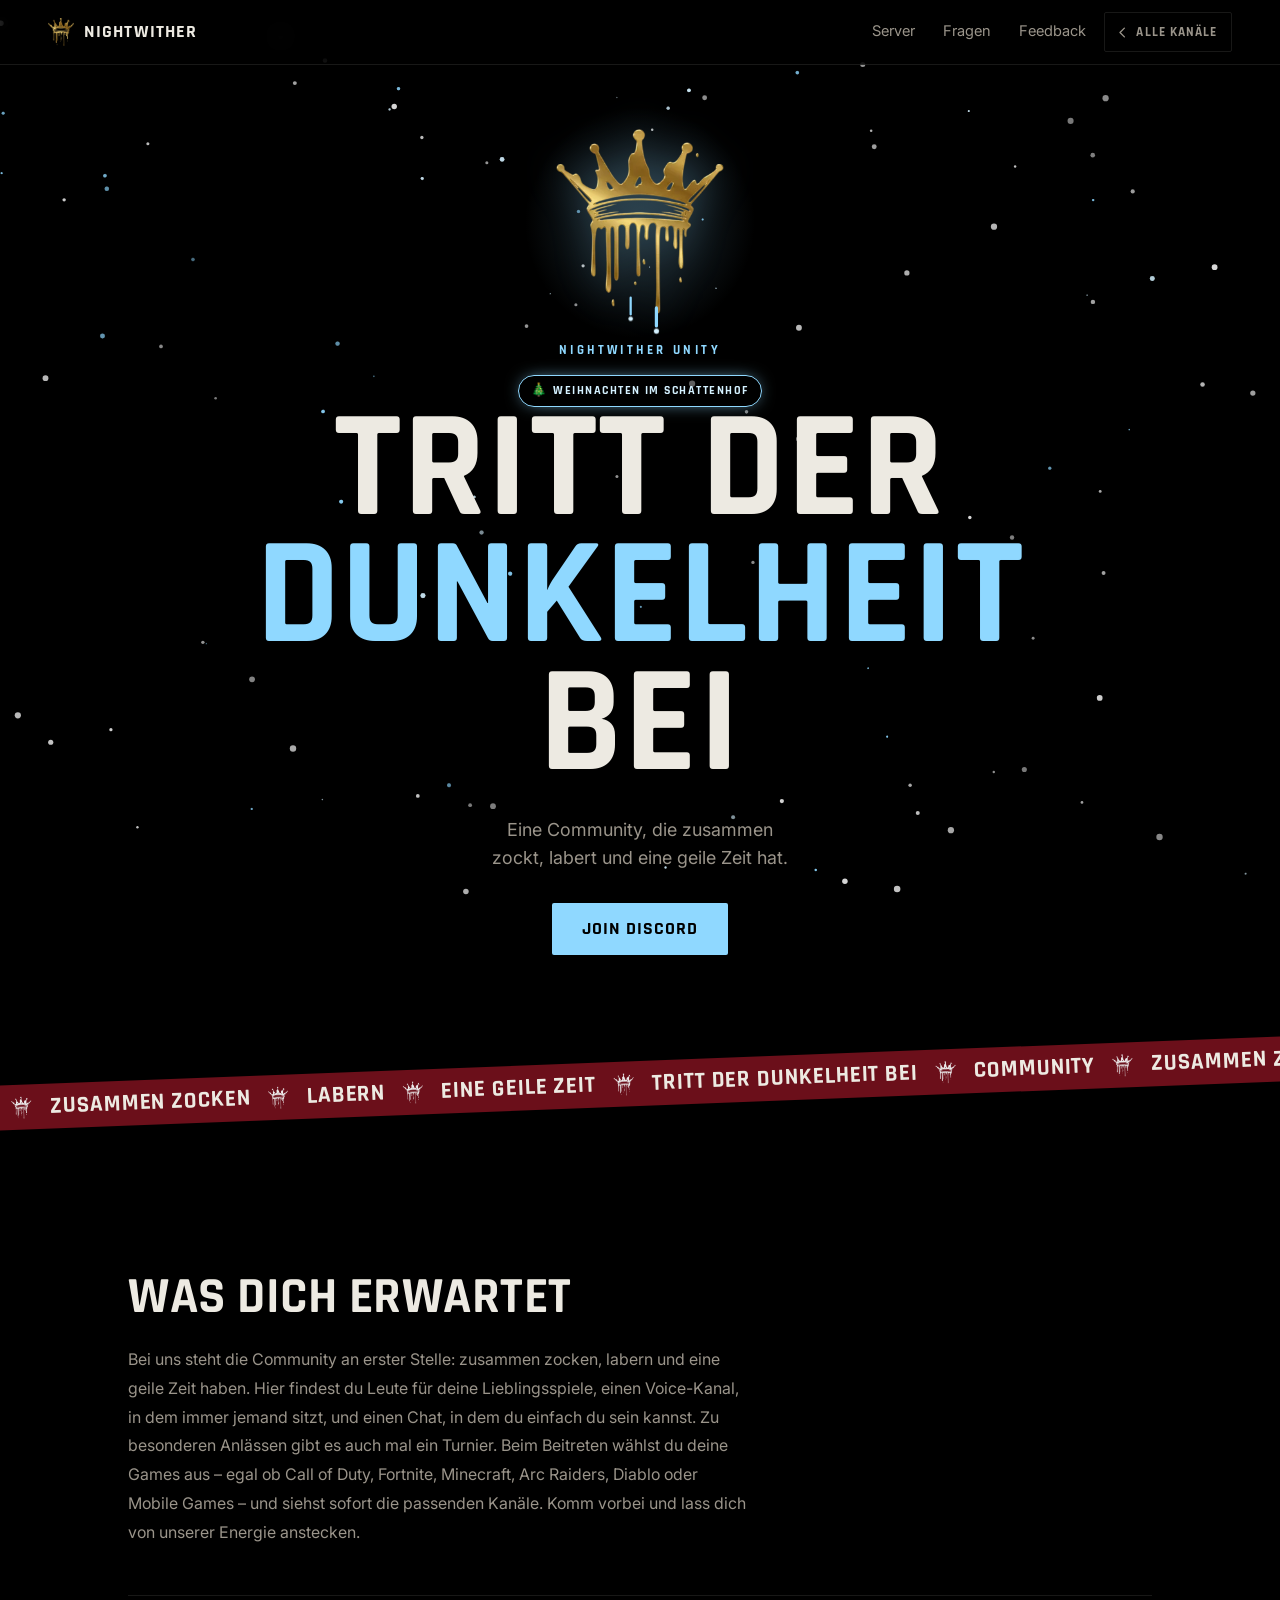
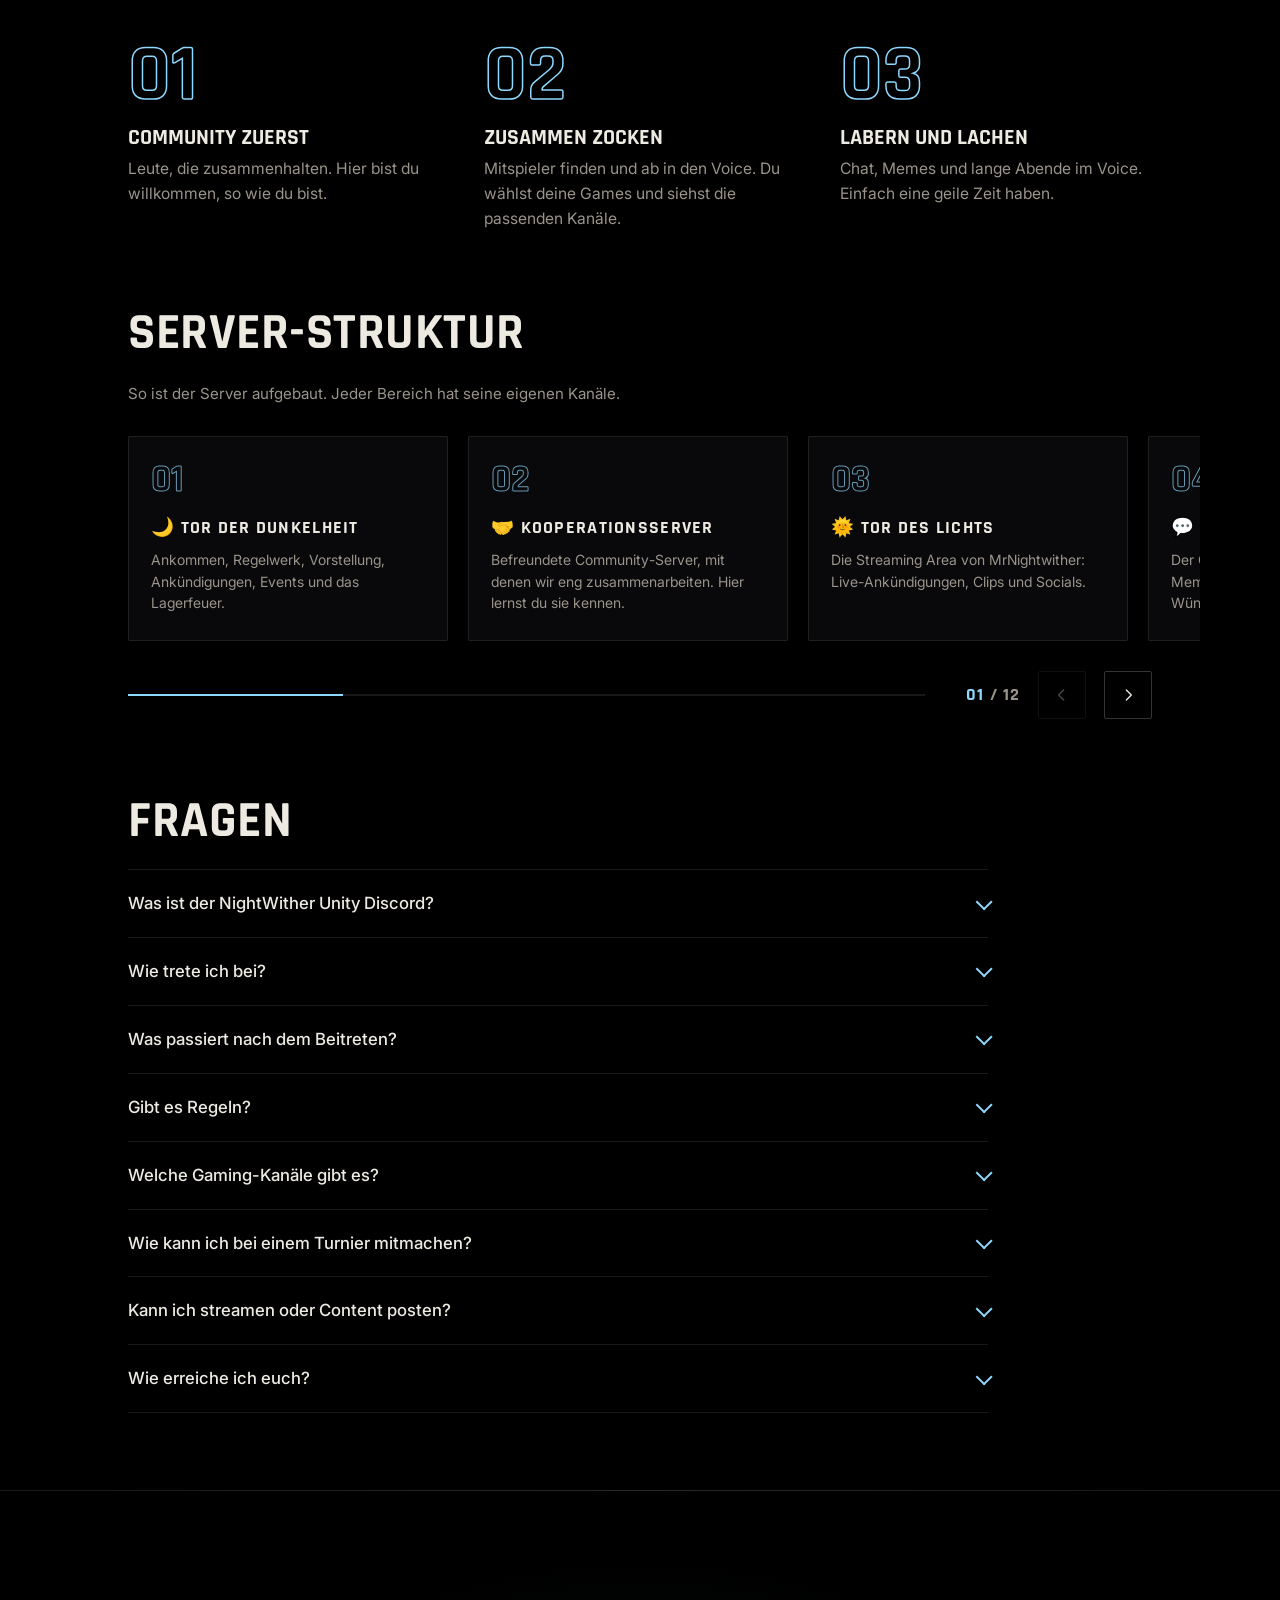
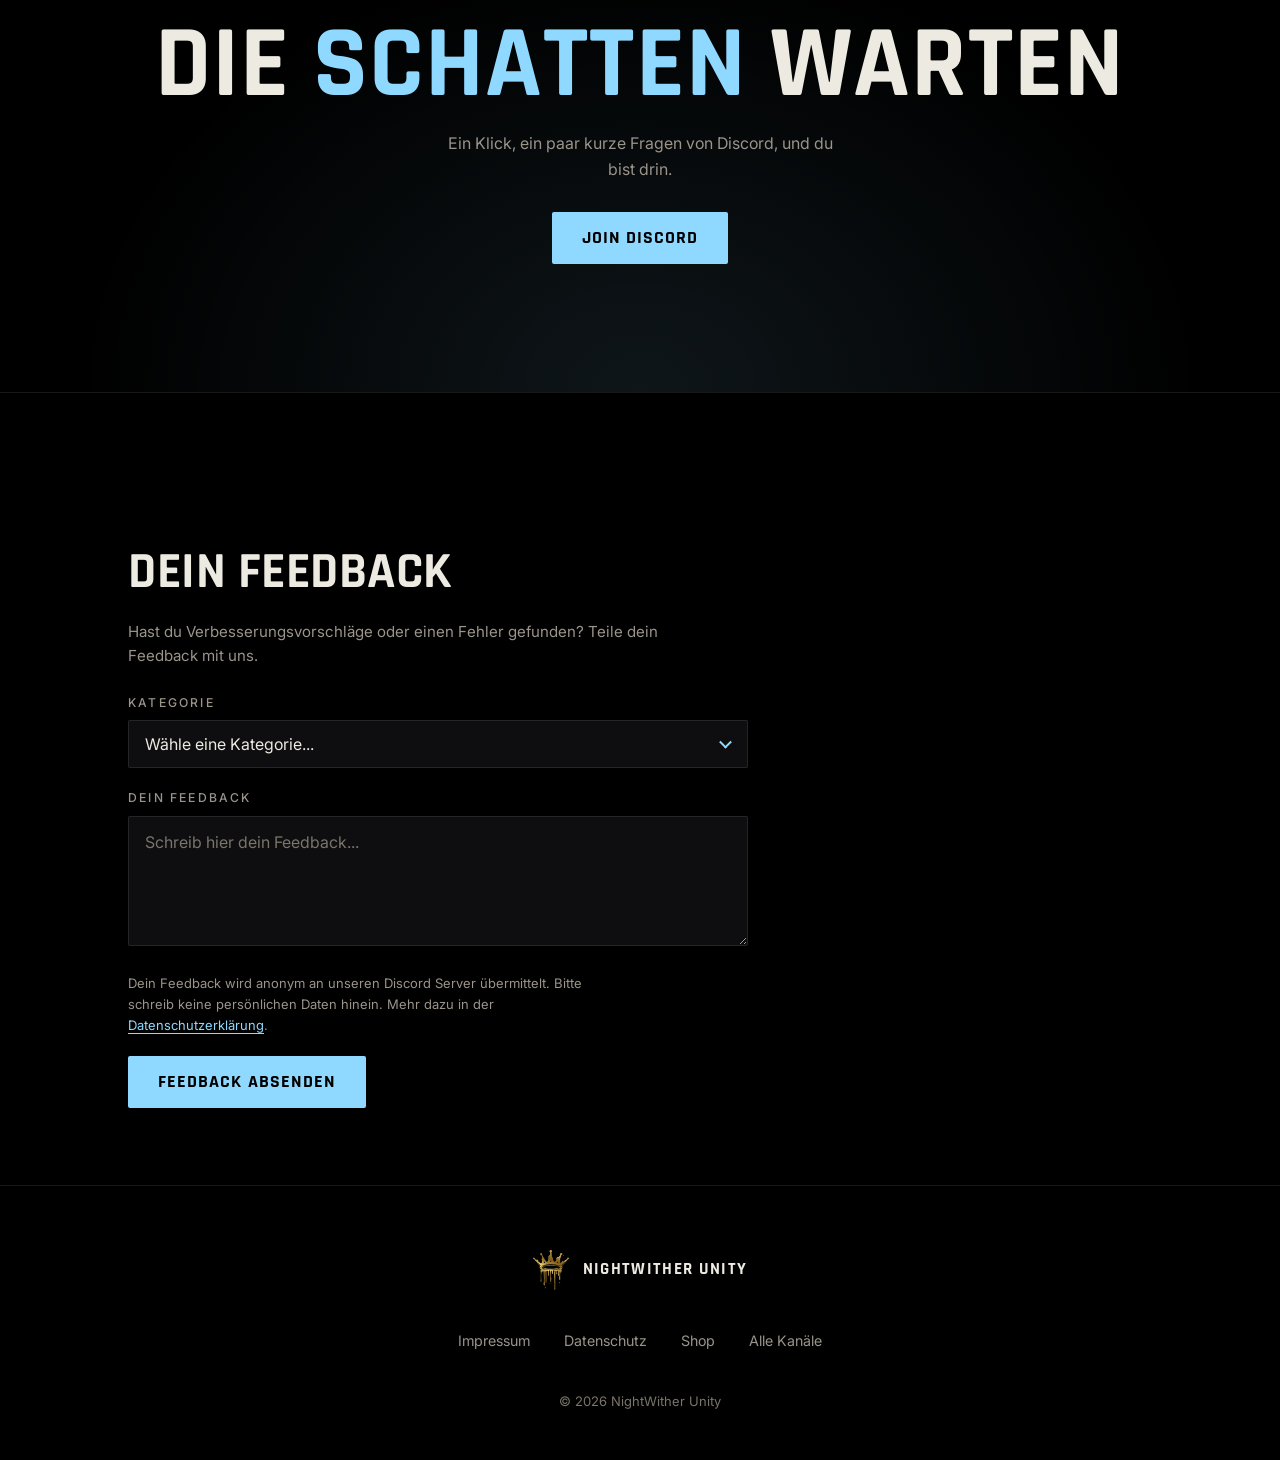
<file: index.html>
<!DOCTYPE html>
<html lang="de">
<head>
<meta charset="UTF-8">
<meta name="viewport" content="width=device-width, initial-scale=1.0">
<title>NightWither Unity Discord</title>
<meta name="referrer" content="strict-origin-when-cross-origin">
<meta http-equiv="Content-Security-Policy" content="default-src 'none'; script-src 'self'; style-src 'self' 'unsafe-inline'; img-src 'self'; font-src 'self'; connect-src https://nwu-anmeldung.nwu-brand.workers.dev; base-uri 'none'; form-action 'none'">
<meta name="description" content="Der Discord Server von NightWither Unity: Gaming, Streaming und Content Creation">
<meta name="theme-color" content="#000000">
<meta property="og:title" content="NightWither Unity Discord">
<meta property="og:description" content="Der Discord Server von NightWither Unity: Gaming, Streaming und Content Creation.">
<meta property="og:type" content="website">
<meta property="og:url" content="https://discord.nightwither.de/">
<link rel="icon" type="image/png" sizes="32x32" href="favicon-32.png">
<link rel="icon" type="image/png" sizes="192x192" href="favicon.png">
<link rel="apple-touch-icon" href="apple-touch-icon.png">
<link rel="preload" href="fonts/rajdhani-700.woff" as="font" type="font/woff" crossorigin>
<style>
  @font-face { font-family: 'Rajdhani'; font-style: normal; font-weight: 500; font-display: swap; src: url('fonts/rajdhani-500.woff') format('woff'); }
  @font-face { font-family: 'Rajdhani'; font-style: normal; font-weight: 700; font-display: swap; src: url('fonts/rajdhani-700.woff') format('woff'); }
  @font-face { font-family: 'Inter'; font-style: normal; font-weight: 400; font-display: swap; src: url('fonts/inter-400.woff') format('woff'); }
  @font-face { font-family: 'Inter'; font-style: normal; font-weight: 500; font-display: swap; src: url('fonts/inter-500.woff') format('woff'); }
  @font-face { font-family: 'Inter'; font-style: normal; font-weight: 600; font-display: swap; src: url('fonts/inter-600.woff') format('woff'); }

  /* Gleiche Marken-Token wie Shop und Kanaeluebersicht */
  :root {
    --black: #000000;
    --night: #0a0a0d;
    --panel: #121215;
    --gold: #c9a84c;
    --gold-hi: #e8c96d;
    --blood: #6b0f1a;
    --bone: #edeae2;
    --ash: #9a948a;
    --line: rgba(237, 234, 226, 0.1);
    --display: 'Rajdhani', 'Arial Narrow', sans-serif;
    --text: 'Inter', system-ui, -apple-system, 'Segoe UI', Roboto, sans-serif;
    --pad: clamp(18px, 4vw, 48px);
    --ease: cubic-bezier(0.22, 1, 0.36, 1);
  }

  *, *::before, *::after { box-sizing: border-box; margin: 0; padding: 0; }
  html { scroll-behavior: smooth; scroll-padding-top: 84px; }
  body {
    background: var(--black);
    color: var(--bone);
    font-family: var(--text);
    font-size: 16px;
    line-height: 1.6;
    -webkit-font-smoothing: antialiased;
    -moz-osx-font-smoothing: grayscale;
    min-height: 100vh;
  }
  img { display: block; max-width: 100%; }
  a { color: inherit; }
  button { font: inherit; color: inherit; background: none; border: 0; cursor: pointer; }
  [hidden] { display: none !important; }
  ::selection { background: rgba(201, 168, 76, 0.3); color: var(--bone); }
  :focus-visible { outline: 2px solid var(--gold); outline-offset: 3px; }

  #particle-canvas { position: fixed; inset: 0; width: 100%; height: 100%; pointer-events: none; z-index: 0; }
  main, .foot, .bar { position: relative; z-index: 1; }

  .skip { position: absolute; left: -9999px; top: 8px; z-index: 100; background: var(--gold); color: var(--black); padding: 8px 14px; font-weight: 600; text-decoration: none; }
  .skip:focus { left: 8px; }

  /* Goldene Eckwinkel, das Markenzeichen aus Shop und Kanaeluebersicht */
  .stat-card::after, .server-item::after {
    content: ''; position: absolute; inset: 8px; pointer-events: none;
    --c: var(--gold); --l: 14px; --w: 2px;
    background:
      linear-gradient(var(--c), var(--c)) top left / var(--l) var(--w) no-repeat,
      linear-gradient(var(--c), var(--c)) top left / var(--w) var(--l) no-repeat,
      linear-gradient(var(--c), var(--c)) top right / var(--l) var(--w) no-repeat,
      linear-gradient(var(--c), var(--c)) top right / var(--w) var(--l) no-repeat,
      linear-gradient(var(--c), var(--c)) bottom left / var(--l) var(--w) no-repeat,
      linear-gradient(var(--c), var(--c)) bottom left / var(--w) var(--l) no-repeat,
      linear-gradient(var(--c), var(--c)) bottom right / var(--l) var(--w) no-repeat,
      linear-gradient(var(--c), var(--c)) bottom right / var(--w) var(--l) no-repeat;
    opacity: 0; transform: scale(1.06);
    transition: opacity 0.25s, transform 0.35s var(--ease);
  }

  /* ---------- Leiste ---------- */
  .bar {
    position: sticky; top: 0; z-index: 40;
    display: flex; align-items: center; gap: 18px;
    padding: 12px var(--pad);
    background: rgba(0, 0, 0, 0.72);
    backdrop-filter: blur(12px);
    -webkit-backdrop-filter: blur(12px);
    border-bottom: 1px solid var(--line);
  }
  .brand { display: flex; align-items: center; gap: 10px; text-decoration: none; margin-right: auto; }
  .brand img { width: 26px; height: auto; }
  .brand span { font-family: var(--display); font-weight: 700; font-size: 1.15rem; letter-spacing: 0.06em; text-transform: uppercase; }
  .bar-nav { display: flex; gap: 28px; }
  .bar-nav a { text-decoration: none; font-size: 0.92rem; color: var(--ash); transition: color 0.2s; }
  .bar-nav a:hover { color: var(--bone); }

  .nw-back {
    display: inline-flex; align-items: center; gap: 6px;
    min-height: 40px; padding: 0 14px 0 10px;
    border: 1px solid var(--line); border-radius: 2px;
    color: var(--ash); text-decoration: none; white-space: nowrap;
    font-family: var(--display); font-weight: 700; font-size: 0.82rem;
    letter-spacing: 0.08em; text-transform: uppercase;
    transition: border-color 0.2s, color 0.2s, background 0.2s;
  }
  .nw-back:hover, .nw-back:focus-visible { border-color: rgba(201, 168, 76, 0.5); color: var(--gold); background: rgba(201, 168, 76, 0.06); }
  .nw-back svg { width: 15px; height: 15px; fill: none; stroke: currentColor; stroke-width: 2.2; stroke-linecap: round; stroke-linejoin: round; }

  .menu-toggle {
    display: none; width: 44px; height: 44px;
    align-items: center; justify-content: center;
    color: var(--bone); font-size: 1.4rem; line-height: 1;
    transition: color 0.2s; z-index: 101;
  }
  .menu-toggle:hover { color: var(--gold); }

  /* ---------- Mobiles Menue ---------- */
  /* Geschoben wird per transform, nicht per right: so steht das Menue nie
     ausserhalb des Layouts und kann keine Seitenbreite erzeugen. */
  .side-menu {
    position: fixed; top: 0; right: 0;
    transform: translateX(100%);
    width: min(320px, 100%); height: 100vh;
    background: rgba(10, 10, 13, 0.96);
    backdrop-filter: blur(12px);
    -webkit-backdrop-filter: blur(12px);
    border-left: 1px solid var(--line);
    padding: 92px var(--pad) 40px;
    transition: transform 0.35s var(--ease);
    z-index: 99; overflow-y: auto;
  }
  .side-menu.active { transform: none; }
  .menu-overlay {
    position: fixed; inset: 0; background: rgba(0, 0, 0, 0.72);
    backdrop-filter: blur(4px); -webkit-backdrop-filter: blur(4px);
    opacity: 0; pointer-events: none; transition: opacity 0.3s ease; z-index: 98;
  }
  .menu-overlay.active { opacity: 1; pointer-events: auto; }
  .menu-title {
    font-family: var(--display); font-weight: 700; font-size: 0.8rem;
    letter-spacing: 0.2em; text-transform: uppercase; color: var(--gold);
    margin-bottom: 10px;
  }
  .menu-item {
    display: block; width: 100%; text-align: left;
    padding: 15px 0; border-bottom: 1px solid var(--line);
    color: var(--ash); text-decoration: none; font-size: 0.95rem;
    transition: color 0.2s;
  }
  .menu-item:hover, .menu-item:focus-visible { color: var(--gold); }

  /* ---------- Hero ---------- */
  .hero {
    display: flex; flex-direction: column; align-items: center;
    text-align: center;
    padding: clamp(44px, 8vw, 88px) var(--pad) clamp(56px, 9vw, 104px);
  }
  /* Der Abstand haelt die Tropfen frei, sie duerfen nicht in die Zeile darunter laufen */
  .hero-mark { position: relative; width: clamp(104px, 14vw, 168px); margin-bottom: 34px; z-index: 2; }
  .hero-crown { width: 100%; height: auto; filter: drop-shadow(0 0 18px rgba(201, 168, 76, 0.28)); animation: crownFloat 6s ease-in-out 1.4s infinite; }
  .drips { position: absolute; left: 0; top: 0; width: 100%; height: auto; overflow: visible; pointer-events: none; }
  .drip { stroke: var(--gold); stroke-width: 5; stroke-linecap: round; fill: none; stroke-dasharray: 140; stroke-dashoffset: 140; animation: run 1.6s var(--ease) forwards; }
  .drop { fill: var(--gold-hi); opacity: 0; transform-box: fill-box; transform-origin: center; animation: dropIn 0.5s var(--ease) forwards; }
  .d1.drip { animation-delay: 0.7s; }
  .d1.drop { animation-delay: 1.9s; }
  .d2.drip { stroke-width: 3.5; animation-delay: 1s; }
  .d2.drop { animation-delay: 2.05s; }

  .hero-eyebrow {
    font-family: var(--display); font-weight: 700; font-size: 0.82rem;
    letter-spacing: 0.26em; text-transform: uppercase; color: var(--gold);
    margin-bottom: 14px;
    animation: fadeIn 0.8s ease 0.9s both;
  }
  .hero-word {
    font-family: var(--display); font-weight: 700;
    font-size: clamp(2.4rem, 8.5vw, 5.2rem);
    line-height: 0.92; letter-spacing: 0.02em; text-transform: uppercase;
    color: var(--bone);
  }
  .hero-word i { font-style: normal; display: block; animation: wordUp 1.1s var(--ease) 0.25s both; }
  .hero-word i:nth-child(2) { animation-delay: 0.35s; }
  .hero-word i:nth-child(3) { animation-delay: 0.45s; }
  .hero-word .gold { color: var(--gold); }
  .hero-line { max-width: 44ch; margin: 24px auto 30px; color: var(--ash); font-size: clamp(1rem, 1.6vw, 1.12rem); text-wrap: balance; animation: fadeIn 0.8s ease 1s both; }

  .btn-gold {
    display: inline-flex; align-items: center; justify-content: center;
    min-height: 52px; padding: 0 30px;
    background: var(--gold); color: var(--black);
    font-family: var(--display); font-weight: 700; font-size: 1.1rem; letter-spacing: 0.06em;
    text-transform: uppercase; text-decoration: none;
    border-radius: 2px;
    transition: background 0.2s, transform 0.2s var(--ease);
  }
  .btn-gold:hover { background: var(--gold-hi); }
  .btn-gold:active { transform: scale(0.98); }
  .btn-gold[disabled] { background: #3a3629; color: #8a8270; cursor: wait; }
  .hero .btn-gold { animation: fadeIn 0.8s ease 1.15s both; }

  /* ---------- Abschnitte ---------- */
  .sec { padding: clamp(40px, 6vw, 84px) var(--pad); max-width: 1120px; margin: 0 auto; }
  .sec + .sec { padding-top: 0; }
  .sec h2 {
    font-family: var(--display); font-weight: 700; text-transform: uppercase;
    font-size: clamp(1.9rem, 4.6vw, 3.2rem); line-height: 1; letter-spacing: 0.01em;
    margin-bottom: 22px;
  }
  .sec-lead { color: var(--ash); max-width: 62ch; line-height: 1.8; }
  .sec-note { color: var(--ash); max-width: 58ch; margin-bottom: 24px; font-size: 0.95rem; }

  /* ---------- Zahlen ---------- */
  .stats {
    display: grid; grid-template-columns: repeat(auto-fit, minmax(210px, 1fr));
    gap: clamp(12px, 2vw, 20px);
    padding: 0 var(--pad) clamp(40px, 6vw, 84px);
    max-width: 1120px; margin: 0 auto;
  }
  .stat-card {
    position: relative;
    background: rgba(18, 18, 21, 0.6);
    border: 1px solid var(--line); border-radius: 2px;
    padding: 30px 24px; text-align: center;
    backdrop-filter: blur(8px); -webkit-backdrop-filter: blur(8px);
  }
  .stat-card::after { --c: rgba(201, 168, 76, 0.55); opacity: 1; transform: none; }
  .stat-number {
    font-family: var(--display); font-weight: 700; line-height: 1;
    font-size: clamp(2.2rem, 5vw, 3rem); color: var(--gold);
  }
  .stat-label {
    display: flex; align-items: center; justify-content: center; gap: 8px;
    margin-top: 12px; font-size: 0.76rem; letter-spacing: 0.2em;
    text-transform: uppercase; color: var(--ash);
  }
  /* Ruhiger Punkt, kein Puls: die Zahl wird einmal beim Laden geholt und
     aendert sich danach nicht mehr. Ein Pulsieren wuerde mehr Live-Daten
     vortaeuschen als dahinterstecken. */
  .dot { width: 7px; height: 7px; border-radius: 50%; background: #3fae6a; }

  /* ---------- Serverstruktur ---------- */
  .server-grid { display: grid; grid-template-columns: repeat(auto-fit, minmax(240px, 1fr)); gap: clamp(10px, 1.6vw, 16px); }
  .server-item {
    position: relative;
    background: rgba(18, 18, 21, 0.55);
    border: 1px solid var(--line); border-radius: 2px;
    padding: 20px;
    transition: border-color 0.25s var(--ease), background 0.25s var(--ease), transform 0.25s var(--ease);
  }
  .server-item:hover { border-color: rgba(201, 168, 76, 0.4); background: rgba(201, 168, 76, 0.05); transform: translateY(-2px); }
  .server-item:hover::after { opacity: 1; transform: none; }
  .server-item h3 {
    font-family: var(--display); font-weight: 700; font-size: 1rem;
    letter-spacing: 0.07em; text-transform: uppercase; color: var(--bone);
  }
  .server-item p { margin-top: 6px; color: var(--ash); font-size: 0.88rem; line-height: 1.55; }

  /* ---------- Fragen ---------- */
  /* Fragenliste bleibt schmal, die linke Kante bleibt auf einer Linie mit den anderen Abschnitten */
  .faq details { max-width: 860px; border-top: 1px solid var(--line); }
  .faq details:last-of-type { border-bottom: 1px solid var(--line); }
  .faq summary {
    list-style: none; cursor: pointer;
    display: flex; justify-content: space-between; align-items: center; gap: 16px;
    padding: 20px 0; font-weight: 500; font-size: 1.05rem;
  }
  .faq summary::-webkit-details-marker { display: none; }
  .faq summary::after {
    content: ''; width: 12px; height: 12px; flex: none;
    border-right: 2px solid var(--gold); border-bottom: 2px solid var(--gold);
    transform: rotate(45deg) translateY(-3px); transition: transform 0.3s var(--ease);
  }
  .faq details[open] summary::after { transform: rotate(-135deg) translateY(-3px); }
  .faq details p { padding: 0 0 22px; color: var(--ash); max-width: 62ch; }
  .faq a { color: var(--gold); text-underline-offset: 3px; }

  /* ---------- Feedback ---------- */
  .form { max-width: 620px; }
  .form-group { margin-bottom: 20px; }
  .form-label {
    display: block; margin-bottom: 8px;
    font-size: 0.76rem; font-weight: 500; letter-spacing: 0.18em;
    text-transform: uppercase; color: var(--ash);
  }
  .select-wrap { position: relative; }
  .select-wrap::after {
    content: ''; position: absolute; right: 18px; top: 50%;
    width: 9px; height: 9px; pointer-events: none;
    border-right: 2px solid var(--gold); border-bottom: 2px solid var(--gold);
    transform: translateY(-70%) rotate(45deg);
  }
  .form-select, .form-textarea {
    width: 100%; padding: 13px 16px;
    background: rgba(18, 18, 21, 0.8);
    border: 1px solid var(--line); border-radius: 2px;
    color: var(--bone); font-family: var(--text); font-size: 1rem;
    transition: border-color 0.2s;
  }
  .form-select { appearance: none; -webkit-appearance: none; padding-right: 44px; }
  .form-select:hover, .form-textarea:hover { border-color: rgba(237, 234, 226, 0.2); }
  .form-select:focus, .form-textarea:focus { outline: none; border-color: var(--gold); }
  .form-textarea { min-height: 130px; resize: vertical; line-height: 1.6; }
  .form-textarea::placeholder { color: #7a746a; }
  .form-hint { font-size: 0.82rem; color: var(--ash); margin-bottom: 20px; line-height: 1.6; max-width: 58ch; }
  .form-hint a { color: var(--gold); text-underline-offset: 3px; }
  .form-status {
    margin-top: 16px; padding: 12px 16px; border-radius: 2px;
    font-size: 0.9rem; font-weight: 500; display: none;
  }
  .form-status.success { display: block; background: rgba(201, 168, 76, 0.12); border: 1px solid rgba(201, 168, 76, 0.45); color: var(--gold-hi); }
  .form-status.error { display: block; background: rgba(107, 15, 26, 0.3); border: 1px solid rgba(160, 40, 55, 0.55); color: #e6a6ac; }
  .hp { position: absolute; left: -9999px; width: 1px; height: 1px; overflow: hidden; }

  /* ---------- Fuss ---------- */
  .foot { border-top: 1px solid var(--line); padding: 64px var(--pad) 48px; display: grid; gap: 28px; justify-items: center; text-align: center; }
  .foot-brand { display: flex; align-items: center; gap: 14px; }
  .foot-brand img { width: 36px; height: auto; }
  .foot-brand p { font-family: var(--display); font-weight: 700; font-size: 1.05rem; text-transform: uppercase; letter-spacing: 0.08em; }
  .foot-links { display: flex; flex-wrap: wrap; justify-content: center; gap: 8px 26px; }
  .foot-links a { color: var(--ash); text-decoration: none; font-size: 0.9rem; padding: 11px 4px; transition: color 0.2s; }
  .foot-links a:hover { color: var(--gold); }
  .foot-copy { color: #7a746a; font-size: 0.82rem; }

  /* ---------- Bewegung ---------- */
  @keyframes fadeIn { from { opacity: 0; } to { opacity: 1; } }
  @keyframes fadeUp { from { opacity: 0; transform: translateY(18px); } to { opacity: 1; transform: none; } }
  @keyframes wordUp { from { clip-path: inset(0 0 100% 0); transform: translateY(0.22em); } to { clip-path: inset(0 0 0 0); transform: none; } }
  @keyframes run { to { stroke-dashoffset: 0; } }
  @keyframes dropIn { from { opacity: 0; transform: scale(0.2); } to { opacity: 1; transform: none; } }
  @keyframes crownFloat { 0%, 100% { transform: translateY(0); } 50% { transform: translateY(-5px); } }
  @keyframes pulse { 0%, 100% { opacity: 1; transform: scale(1); } 50% { opacity: 0.55; transform: scale(0.88); } }

  .stats, .sec { animation: fadeUp 0.7s ease both; }
  .stats { animation-delay: 0.05s; }

  /* ---------- Mobil ---------- */
  @media (max-width: 768px) {
    .bar-nav { display: none; }
    .menu-toggle { display: inline-flex; }
    .hero-mark { width: 34vw; }
    .stats { grid-template-columns: 1fr 1fr; }
    .stat-card { padding: 24px 14px; }
  }
  @media (max-width: 420px) {
    .brand span { display: none; }
  }

  @media (prefers-reduced-motion: reduce) {
    *, *::before, *::after {
      animation-duration: 0.01ms !important;
      animation-delay: 0ms !important;
      transition-duration: 0.01ms !important;
    }
    html { scroll-behavior: auto; }
    .hero-crown { animation: none !important; }
  }
</style>
<link rel="stylesheet" href="auftritt.css?v=20261115b">
</head>
<body>

<canvas id="particle-canvas" aria-hidden="true"></canvas>

<a class="skip" href="#start">Zum Inhalt springen</a>

<header class="bar">
  <a class="brand" href="#top" aria-label="NightWither Unity Discord, nach oben">
    <img src="crown.webp" alt="" width="261" height="287">
    <span>NightWither</span>
  </a>
  <nav class="bar-nav" aria-label="Hauptnavigation">
    <a href="#server">Server</a>
    <a href="#kooperation" data-partner hidden>Kooperation</a>
    <a href="#faq">Fragen</a>
    <a href="#feedback">Feedback</a>
  </nav>
  <a class="nw-back" href="https://nightwither.de" aria-label="Zurück zu allen Kanälen von NightWither"><svg viewBox="0 0 24 24" aria-hidden="true"><path d="M15 5l-7 7 7 7"/></svg>Alle Kanäle</a>
  <button class="menu-toggle" type="button" aria-label="Menü öffnen">☰</button>
</header>

<div class="menu-overlay"></div>

<nav class="side-menu" aria-label="Menü">
  <p class="menu-title">Navigation</p>
  <a href="#server" class="menu-item">Server-Struktur</a>
  <a href="#kooperation" class="menu-item" data-partner hidden>Kooperation</a>
  <a href="#faq" class="menu-item">Fragen</a>
  <a href="#feedback" class="menu-item">Feedback</a>
  <a href="https://shop.nightwither.de" class="menu-item">Shop</a>
  <a href="https://nightwither.de" class="menu-item">Alle Kanäle</a>
</nav>

<main id="top">

  <section class="hero" id="start">
    <div class="hero-mark">
      <img class="hero-crown" src="crown.webp" alt="Goldene Krone von NightWither" width="261" height="287" fetchpriority="high">
      <svg class="drips" viewBox="0 0 261 420" aria-hidden="true">
        <path class="drip d1" d="M156 278 V306"/><circle class="drop d1" cx="156" cy="314" r="4"/>
        <path class="drip d2" d="M116 262 V288"/><circle class="drop d2" cx="116" cy="295" r="3.5"/>
      </svg>
    </div>
    <p class="hero-eyebrow">NightWither Unity</p>
    <h1 class="hero-word"><i>Tritt der</i> <i class="gold">Dunkelheit</i> <i>bei</i></h1>
    <p class="hero-line">Eine Community, die zusammen zockt, labert und eine geile Zeit hat.</p>
    <a class="btn-gold" href="https://discord.gg/EThzYwM42u" target="_blank" rel="noopener noreferrer">Join Discord</a>
  </section>

  <div class="band" aria-hidden="true"><div class="band-in"><div class="band-track" id="bandTrack"></div></div></div>

  <!-- Mitgliederzahl, geladen über den eigenen Worker -->
  <section class="stats" id="discordStats" aria-label="Server in Zahlen" hidden>
    <div class="stat-card">
      <p class="stat-number" id="statMembers">0</p>
      <p class="stat-label">Mitglieder</p>
    </div>
    <div class="stat-card">
      <p class="stat-number" id="statOnline">0</p>
      <p class="stat-label"><span class="dot" aria-hidden="true"></span>Online</p>
    </div>
  </section>

  <section class="sec" aria-labelledby="infoTitle">
    <h2 id="infoTitle">Was dich erwartet</h2>
    <p class="sec-lead">
      Bei uns steht die Community an erster Stelle: zusammen zocken, labern und eine geile Zeit haben.
      Hier findest du Leute für deine Lieblingsspiele, einen Voice-Kanal, in dem immer jemand sitzt, und einen Chat,
      in dem du einfach du sein kannst. Zu besonderen Anlässen gibt es auch mal ein Turnier. Beim Beitreten wählst du
      deine Games aus – egal ob Call of Duty, Fortnite, Minecraft, Arc Raiders, Diablo oder Mobile Games – und
      siehst sofort die passenden Kanäle. Komm vorbei und lass dich von unserer Energie anstecken.
    </p>
    <ul class="punkte">
      <li><span class="punkt-nr" aria-hidden="true">01</span><h3>Community zuerst</h3><p>Leute, die zusammenhalten. Hier bist du willkommen, so wie du bist.</p></li>
      <li><span class="punkt-nr" aria-hidden="true">02</span><h3>Zusammen zocken</h3><p>Mitspieler finden und ab in den Voice. Du wählst deine Games und siehst die passenden Kanäle.</p></li>
      <li><span class="punkt-nr" aria-hidden="true">03</span><h3>Labern und lachen</h3><p>Chat, Memes und lange Abende im Voice. Einfach eine geile Zeit haben.</p></li>
    </ul>
  </section>

  <section class="sec" id="server" aria-labelledby="serverTitle">
    <h2 id="serverTitle">Server-Struktur</h2>
    <p class="sec-note">So ist der Server aufgebaut. Jeder Bereich hat seine eigenen Kanäle.</p>
    <div class="server-grid">
      <div class="server-item"><h3>🌙 Tor der Dunkelheit</h3><p>Ankommen, Regelwerk, Vorstellung, Ankündigungen, Events und das Lagerfeuer.</p></div>
      <div class="server-item"><h3>🤝 Kooperationsserver</h3><p>Befreundete Community-Server, mit denen wir eng zusammenarbeiten. Hier lernst du sie kennen.</p></div>
      <div class="server-item"><h3>🌞 Tor des Lichts</h3><p>Die Streaming Area von MrNightwither: Live-Ankündigungen, Clips und Socials.</p></div>
      <div class="server-item"><h3>💬 Schatten-Treff</h3><p>Der Chat der Community, Bilder und Memes, Positives und eure Stream-Wünsche.</p></div>
      <div class="server-item"><h3>📣 Schatten Werbung</h3><p>Hier darfst du deine Socials und deinen Discord zeigen.</p></div>
      <div class="server-item"><h3>🔊 Schatten Gespräche</h3><p>Temporäre Voice Channels – dein eigener Raum mit einem Klick.</p></div>
      <div class="server-item"><h3>🎮 Gaming</h3><p>Gaming-Chat und Forum mit Tipps und Tricks für alle Games.</p></div>
      <div class="server-item"><h3>🔫 Call of Duty</h3><p>Mitspieler finden und Voice für Warzone, Multiplayer, Ranked, Zombies und DMZ.</p></div>
      <div class="server-item"><h3>🎲 Andere Games</h3><p>Eigene Kanäle für Fortnite, Minecraft, Arc Raiders, Diablo und Mobile Games.</p></div>
      <div class="server-item"><h3>🏆 Turnier Lounge</h3><p>Für besondere Anlässe: Warzone-Turniere mit Regelwerk, Anmeldung und Hall of Fame.</p></div>
      <div class="server-item"><h3>🆘 Schatten Support</h3><p>Probleme oder Fragen? Hier öffnest du ein Ticket.</p></div>
      <div class="server-item"><h3>💤 Ruhestand</h3><p>AFK und Musik zum Entspannen.</p></div>
    </div>
  </section>

  <!-- Partner-Server: die Liste pflegt Niki im Tab „Partner“ der Tabelle NWU_Community, partner.js baut die Kacheln.
       Solange die Liste leer ist, bleiben Abschnitt und Reiter unsichtbar. -->
  <section class="sec" id="kooperation" aria-labelledby="koopTitle" data-partner hidden>
    <h2 id="koopTitle">Kooperation</h2>
    <p class="sec-note">Befreundete Community-Server, mit denen wir eng zusammenarbeiten. Schau gern vorbei.</p>
    <ul class="partner" id="partnerListe"></ul>
  </section>

  <section class="sec faq" id="faq" aria-labelledby="faqTitle">
    <h2 id="faqTitle">Fragen</h2>
    <details>
      <summary>Was ist der NightWither Unity Discord?</summary>
      <p>Eine Community für Streamer, Gaming, Content Creation, Support und Austausch.</p>
    </details>
    <details>
      <summary>Wie trete ich bei?</summary>
      <p>Über den Button „Join Discord“ oben auf dieser Seite.</p>
    </details>
    <details>
      <summary>Was passiert nach dem Beitreten?</summary>
      <p>Discord stellt dir ein paar kurze Fragen: wie du uns gefunden hast, wie alt du bist, was du zockst und worüber du informiert werden willst. Danach siehst du genau die Kanäle, die zu dir passen. Stell dich gern in #vorstellung vor.</p>
    </details>
    <details>
      <summary>Gibt es Regeln?</summary>
      <p>Ja. Du findest sie unter „🌙 Tor der Dunkelheit“ im Kanal #regelwerk.</p>
    </details>
    <details>
      <summary>Welche Gaming-Kanäle gibt es?</summary>
      <p>Call of Duty mit Warzone, Multiplayer, Ranked, Zombies und DMZ, dazu Fortnite, Minecraft, Arc Raiders, Diablo und Mobile Games. Deine Spiele kannst du jederzeit unter „Kanäle &amp; Rollen“ ändern.</p>
    </details>
    <details>
      <summary>Wie kann ich bei einem Turnier mitmachen?</summary>
      <p>Turniere sind ab 18 Jahren. Hol dir unter „Kanäle &amp; Rollen“ die Rolle 🏆 Turnier, dann siehst du die Turnier Lounge mit Regelwerk und Anmeldung. Anmelden kannst du dich dort oder auf <a href="https://nightwither.de">nightwither.de</a> unter Events &amp; News.</p>
    </details>
    <details>
      <summary>Kann ich streamen oder Content posten?</summary>
      <p>Ja. Deine Socials und deinen Discord darfst du im Bereich „📣 Schatten Werbung“ zeigen.</p>
    </details>
    <details>
      <summary>Wie erreiche ich euch?</summary>
      <p>Über den Bereich „🆘 Schatten Support“ auf dem Server. Dort kannst du ein Ticket öffnen. Oder per E-Mail an <a href="mailto:nwu.business@nightwither.de">nwu.business@nightwither.de</a>.</p>
    </details>
  </section>

  <section class="cta" aria-labelledby="ctaTitle">
    <h2 id="ctaTitle">Die <span class="gold">Schatten</span> warten</h2>
    <p>Ein Klick, ein paar kurze Fragen von Discord, und du bist drin.</p>
    <a class="btn-gold" href="https://discord.gg/EThzYwM42u" target="_blank" rel="noopener noreferrer">Join Discord</a>
  </section>

  <section class="sec" id="feedback" aria-labelledby="feedbackTitle">
    <h2 id="feedbackTitle">Dein Feedback</h2>
    <p class="sec-note">Hast du Verbesserungsvorschläge oder einen Fehler gefunden? Teile dein Feedback mit uns.</p>
    <form class="form" id="feedback-form" novalidate>
      <div class="form-group">
        <label class="form-label" for="feedback-category">Kategorie</label>
        <div class="select-wrap">
          <select class="form-select" id="feedback-category" required>
            <option value="">Wähle eine Kategorie...</option>
            <option value="Bug / Fehler">Bug / Fehler</option>
            <option value="Feature Request">Feature Request</option>
            <option value="Verbesserung">Verbesserung</option>
            <option value="Community Feedback">Community Feedback</option>
            <option value="Sonstiges">Sonstiges</option>
          </select>
        </div>
      </div>
      <div class="form-group">
        <label class="form-label" for="feedback-message">Dein Feedback</label>
        <textarea class="form-textarea" id="feedback-message" placeholder="Schreib hier dein Feedback..." maxlength="1500" required></textarea>
      </div>
      <div class="hp" aria-hidden="true">
        <label for="feedback-website">Webseite</label>
        <input type="text" id="feedback-website" tabindex="-1" autocomplete="off">
      </div>
      <p class="form-hint">Dein Feedback wird anonym an unseren Discord Server übermittelt. Bitte schreib keine persönlichen Daten hinein. Mehr dazu in der <a href="https://datenschutz.nightwither.de" target="_blank" rel="noopener noreferrer">Datenschutzerklärung</a>.</p>
      <button type="submit" class="btn-gold" id="feedback-submit">Feedback absenden</button>
      <div class="form-status" id="form-status" role="status"></div>
    </form>
  </section>

</main>

<footer class="foot">
  <div class="foot-brand">
    <img src="crown.webp" alt="" width="261" height="287">
    <p>NightWither Unity</p>
  </div>
  <nav class="foot-links" aria-label="Rechtliches und Links">
    <a href="https://impressum.nightwither.de">Impressum</a>
    <a href="https://datenschutz.nightwither.de">Datenschutz</a>
    <a href="https://shop.nightwither.de">Shop</a>
    <a href="https://nightwither.de">Alle Kanäle</a>
  </nav>
  <p class="foot-copy">© 2026 NightWither Unity</p>
</footer>

<script src="saison.js?v=20261024a" data-nach=".hero-eyebrow" data-ebene="0"></script>
<script src="discord.js?v=20261115b"></script>
<script src="auftritt.js?v=20261115b"></script>
<script src="partner.js?v=20261115a"></script>

</body>
</html>
</file>
<file: auftritt.css>
/* NightWither Discord-Seite – Umbau im Shop-Look (15.11.2026)
   Großer Schriftzug, Laufband, Slider für die Server-Struktur, Einblenden beim Scrollen.
   Zurücksetzen: in index.html die zwei Zeilen mit „auftritt“ entfernen. */

/* ---------- Leiste: goldene Fortschrittslinie + wachsender Unterstrich ---------- */
.bar::after {
  content: ''; position: absolute; left: 0; right: 0; bottom: -1px; height: 2px;
  background: linear-gradient(90deg, var(--gold), var(--gold-hi));
  transform: scaleX(var(--prog, 0)); transform-origin: left;
  pointer-events: none;
}
.bar-nav a { position: relative; padding: 6px 0; }
.bar-nav a::after {
  content: ''; position: absolute; left: 0; right: 0; bottom: 0; height: 1px; background: var(--gold);
  transform: scaleX(0); transform-origin: right; transition: transform 0.35s var(--ease);
}
.bar-nav a:hover::after, .bar-nav a:focus-visible::after { transform: scaleX(1); transform-origin: left; }

/* ---------- Kopf ---------- */
.hero { min-height: calc(100svh - 66px - 96px); justify-content: center; padding-top: clamp(28px, 5vw, 64px); padding-bottom: clamp(36px, 6vw, 72px); }
.hero-mark { margin-bottom: 26px; }
.hero-mark::before {
  content: ''; position: absolute; inset: -38% -45%; z-index: -1; pointer-events: none;
  background: radial-gradient(closest-side, rgba(201, 168, 76, 0.22), transparent 72%);
  animation: glimmen 5.5s ease-in-out infinite;
}
@keyframes glimmen { 0%, 100% { opacity: 0.45; transform: scale(0.94); } 50% { opacity: 1; transform: scale(1.06); } }
.hero-word { font-size: clamp(3.1rem, 16.5vw, 9.5rem); line-height: 0.84; letter-spacing: 0.01em; }
.hero-line { margin-top: 26px; }

/* Goldknopf: Lichtstreifen beim Überfahren */
.btn-gold { position: relative; overflow: hidden; }
.btn-gold::before {
  content: ''; position: absolute; top: 0; bottom: 0; left: 0; width: 45%;
  background: linear-gradient(100deg, transparent, rgba(255, 255, 255, 0.55), transparent);
  transform: translateX(-130%) skewX(-18deg);
  transition: transform 0.75s var(--ease);
  pointer-events: none;
}
.btn-gold:hover::before, .btn-gold:focus-visible::before { transform: translateX(330%) skewX(-18deg); }
.btn-gold[disabled]::before { display: none; }

/* ---------- Laufband ---------- */
.band { position: relative; z-index: 1; height: clamp(84px, 11vw, 120px); overflow: hidden; margin-bottom: clamp(24px, 4vw, 48px); }
.band-in {
  position: absolute; left: -10%; top: 28%; width: 120%;
  padding: 11px 0; overflow: hidden;
  background: var(--blood);
  transform: rotate(-2.2deg);
  box-shadow: 0 10px 30px rgba(0, 0, 0, 0.6);
}
.band-track { display: flex; width: max-content; animation: bandLauf 44s linear infinite; }
.band-track span {
  display: inline-flex; align-items: center; gap: 18px; padding-right: 18px;
  font-family: var(--display); font-weight: 700; text-transform: uppercase; white-space: nowrap;
  font-size: clamp(1.05rem, 2vw, 1.45rem); letter-spacing: 0.04em; line-height: 1; color: var(--bone);
}
.band-track img { width: 20px; height: auto; filter: brightness(0) invert(0.93); }
@keyframes bandLauf { to { transform: translateX(-50%); } }

/* ---------- Zahlen: groß und ohne Kasten ---------- */
.stats { grid-template-columns: repeat(2, minmax(0, 1fr)); max-width: 760px; gap: 0; border-top: 1px solid var(--line); border-bottom: 1px solid var(--line); padding: 0; margin: 0 auto clamp(40px, 6vw, 84px); width: calc(100% - var(--pad) * 2); }
.stat-card { background: none; border: 0; backdrop-filter: none; -webkit-backdrop-filter: none; padding: clamp(22px, 4vw, 38px) 12px; }
.stat-card + .stat-card { border-left: 1px solid var(--line); }
.stat-card::after { display: none; }
.stat-number { font-size: clamp(3rem, 9vw, 5.6rem); font-variant-numeric: tabular-nums; }

/* ---------- Was dich erwartet: drei Punkte ---------- */
.punkte { list-style: none; display: grid; grid-template-columns: repeat(3, 1fr); gap: clamp(18px, 3.4vw, 48px); margin-top: clamp(28px, 4vw, 48px); padding-top: clamp(24px, 3.4vw, 40px); border-top: 1px solid var(--line); }
.punkt-nr {
  display: block; font-family: var(--display); font-weight: 700; line-height: 1;
  font-size: clamp(3.2rem, 6.4vw, 5rem); color: transparent; -webkit-text-stroke: 1.5px var(--gold);
}
.punkte h3 { font-family: var(--display); font-weight: 700; text-transform: uppercase; font-size: 1.4rem; line-height: 1.1; margin: 10px 0 6px; }
.punkte p { color: var(--ash); max-width: 32ch; font-size: 0.98rem; }

/* ---------- Server-Struktur als Slider (Klasse setzt auftritt.js) ---------- */
.server-grid { counter-reset: bereich; }
.server-item::before {
  counter-increment: bereich; content: counter(bereich, decimal-leading-zero);
  display: block; margin-bottom: 14px;
  font-family: var(--display); font-weight: 700; font-size: 2.4rem; line-height: 1;
  color: transparent; -webkit-text-stroke: 1px rgba(201, 168, 76, 0.7);
}
.server-item { padding: 24px 22px 26px; }
.server-item h3 { font-size: 1.15rem; }
.server-grid.is-slider {
  display: flex; gap: clamp(12px, 1.8vw, 20px);
  overflow-x: auto; overscroll-behavior-x: contain;
  scroll-snap-type: x mandatory; scrollbar-width: none;
  margin-inline: calc(var(--pad) * -1); padding: 6px var(--pad) 10px;
  scroll-padding-inline: var(--pad);
  cursor: grab;
}
.server-grid.is-slider::-webkit-scrollbar { display: none; }
.server-grid.is-slider:focus-visible { outline-offset: -2px; }
.server-grid.is-slider .server-item { flex: 0 0 clamp(240px, 27vw, 320px); scroll-snap-align: start; min-height: 190px; }
.server-grid.is-slider.zieht { scroll-snap-type: none; cursor: grabbing; user-select: none; }

.slider-nav { display: flex; align-items: center; gap: 18px; margin-top: 20px; }
.slider-line { position: relative; flex: 1; height: 2px; background: var(--line); overflow: hidden; }
.slider-line i { position: absolute; left: 0; top: 0; bottom: 0; background: var(--gold); transition: transform 0.15s linear; }
.slider-count { font-family: var(--display); font-weight: 700; font-size: 1.15rem; letter-spacing: 0.06em; color: var(--ash); font-variant-numeric: tabular-nums; min-width: 4.2em; text-align: right; }
.slider-count b { color: var(--gold); font-weight: 700; }
.slider-btn {
  width: 48px; height: 48px; flex: none; display: grid; place-items: center;
  border: 1px solid rgba(237, 234, 226, 0.22); border-radius: 2px;
  transition: border-color 0.2s, background 0.2s, opacity 0.2s;
}
.slider-btn svg { width: 20px; height: 20px; fill: none; stroke: var(--bone); stroke-width: 1.6; stroke-linecap: round; stroke-linejoin: round; transition: transform 0.3s var(--ease), stroke 0.2s; }
.slider-btn:hover:not([disabled]) { border-color: var(--gold); background: var(--gold); }
.slider-btn:hover:not([disabled]) svg { stroke: var(--black); }
.slider-btn.vor:hover:not([disabled]) svg { transform: translateX(3px); }
.slider-btn.zurueck:hover:not([disabled]) svg { transform: translateX(-3px); }
.slider-btn[disabled] { opacity: 0.3; cursor: default; }

/* ---------- Kooperation: Partner-Server (Kacheln baut partner.js) ---------- */
[data-partner][hidden] { display: none !important; }
.partner { list-style: none; display: grid; grid-template-columns: repeat(auto-fill, minmax(260px, 1fr)); gap: clamp(12px, 1.8vw, 20px); margin-top: 22px; }
.partner-karte {
  position: relative; display: flex; flex-direction: column; gap: 8px; height: 100%;
  padding: 24px 22px; border: 1px solid var(--line); border-radius: 2px;
  background: rgba(255, 255, 255, 0.02); color: inherit; text-decoration: none;
  transition: border-color 0.25s, transform 0.35s var(--ease), background 0.25s;
}
.partner-karte:hover, .partner-karte:focus-visible { border-color: var(--gold); background: rgba(201, 168, 76, 0.06); transform: translateY(-3px); }
.partner-name { font-family: var(--display); font-weight: 700; text-transform: uppercase; font-size: 1.3rem; line-height: 1.1; letter-spacing: 0.02em; overflow-wrap: anywhere; }
.partner-text { color: var(--ash); font-size: 0.95rem; overflow-wrap: anywhere; }
.partner-los {
  margin-top: auto; padding-top: 10px; display: inline-flex; align-items: center; gap: 8px;
  font-family: var(--display); font-weight: 700; text-transform: uppercase; font-size: 0.9rem; letter-spacing: 0.12em; color: var(--gold);
}
.partner-los::after { content: '→'; transition: transform 0.3s var(--ease); }
.partner-karte:hover .partner-los::after, .partner-karte:focus-visible .partner-los::after { transform: translateX(4px); }

/* ---------- Fragen ---------- */
.faq summary { transition: color 0.2s; }
.faq summary:hover { color: var(--gold-hi); }
.faq details[open] p { animation: antwort 0.45s var(--ease); }
@keyframes antwort { from { opacity: 0; transform: translateY(-8px); } to { opacity: 1; transform: none; } }

/* ---------- Abschluss: großer Beitritts-Block ---------- */
.cta {
  position: relative; z-index: 1; text-align: center;
  padding: clamp(64px, 10vw, 130px) var(--pad);
  margin-bottom: clamp(40px, 6vw, 84px);
  border-top: 1px solid var(--line); border-bottom: 1px solid var(--line);
  background: radial-gradient(ellipse at 50% 100%, rgba(201, 168, 76, 0.1), transparent 62%);
}
.cta h2 { font-family: var(--display); font-weight: 700; text-transform: uppercase; font-size: clamp(2.6rem, 9vw, 6.4rem); line-height: 0.9; letter-spacing: 0.01em; }
.cta h2 .gold { color: var(--gold); }
.cta p { color: var(--ash); max-width: 40ch; margin: 20px auto 30px; }

/* ---------- Einblenden beim Scrollen (Klassen setzt auftritt.js) ---------- */
/* Vorher liefen alle Abschnitte schon beim Laden ab, auch die weit unten – jetzt erst, wenn man hinkommt */
.stats, .sec { animation: none; }
.rv {
  opacity: 0; transform: translateY(18px);
  transition: opacity 0.7s ease var(--rv-d, 0ms), transform 0.8s var(--ease) var(--rv-d, 0ms);
}
.rv.rv-in { opacity: 1; transform: none; }
/* Der Schnitt liegt auf der inneren Hülle: ein ganz weggeschnittenes Element gilt für den Browser als unsichtbar */
.rv-h .rv-hi {
  display: block;
  clip-path: inset(0 0 100% 0); transform: translateY(0.3em);
  transition: clip-path 0.9s var(--ease) var(--rv-d, 0ms), transform 0.9s var(--ease) var(--rv-d, 0ms);
}
.rv-h.rv-in .rv-hi { clip-path: inset(-0.15em 0 -0.15em 0); transform: none; }

.foot-links a { transition: color 0.2s, transform 0.3s var(--ease); }
.foot-links a:hover { transform: translateY(-2px); }

@media (max-width: 768px) {
  .punkte { grid-template-columns: 1fr; }
  .punkte li { display: grid; grid-template-columns: 4.6rem 1fr; column-gap: 14px; align-items: start; }
  .punkt-nr { grid-row: span 2; font-size: 3.2rem; }
  .punkte h3 { margin-top: 4px; }
  .server-grid.is-slider .server-item { flex-basis: 76vw; }
  .slider-btn { width: 44px; height: 44px; }
}

@media (prefers-reduced-motion: reduce) {
  .hero-mark::before, .band-track { animation: none !important; }
  .btn-gold::before { display: none; }
  .rv, .rv-h .rv-hi { opacity: 1; transform: none; clip-path: none; }
}
</file>
